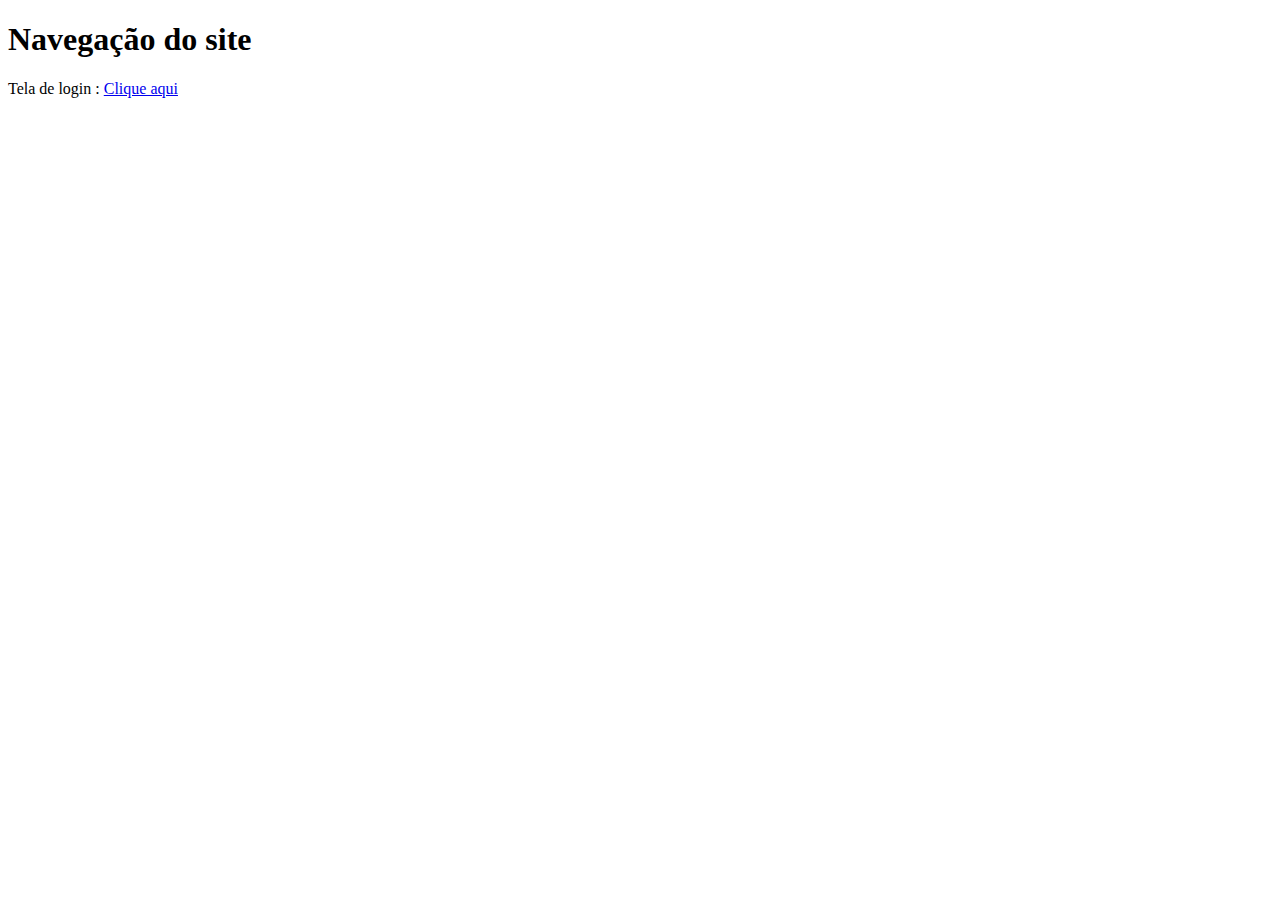
<file: index.html>
<!DOCTYPE html>
<html lang="pt-br">
<head>
    <meta charset="UTF-8">
    <meta name="viewport" content="width=device-width, initial-scale=1.0">
    <title>Navegar no site</title>
</head>
<body>
    <h1>Navegação do site</h1>
    <p>Tela de login : <a href="/login-screen/index.html">Clique aqui </a></p>
    
</body>
</html>
</file>
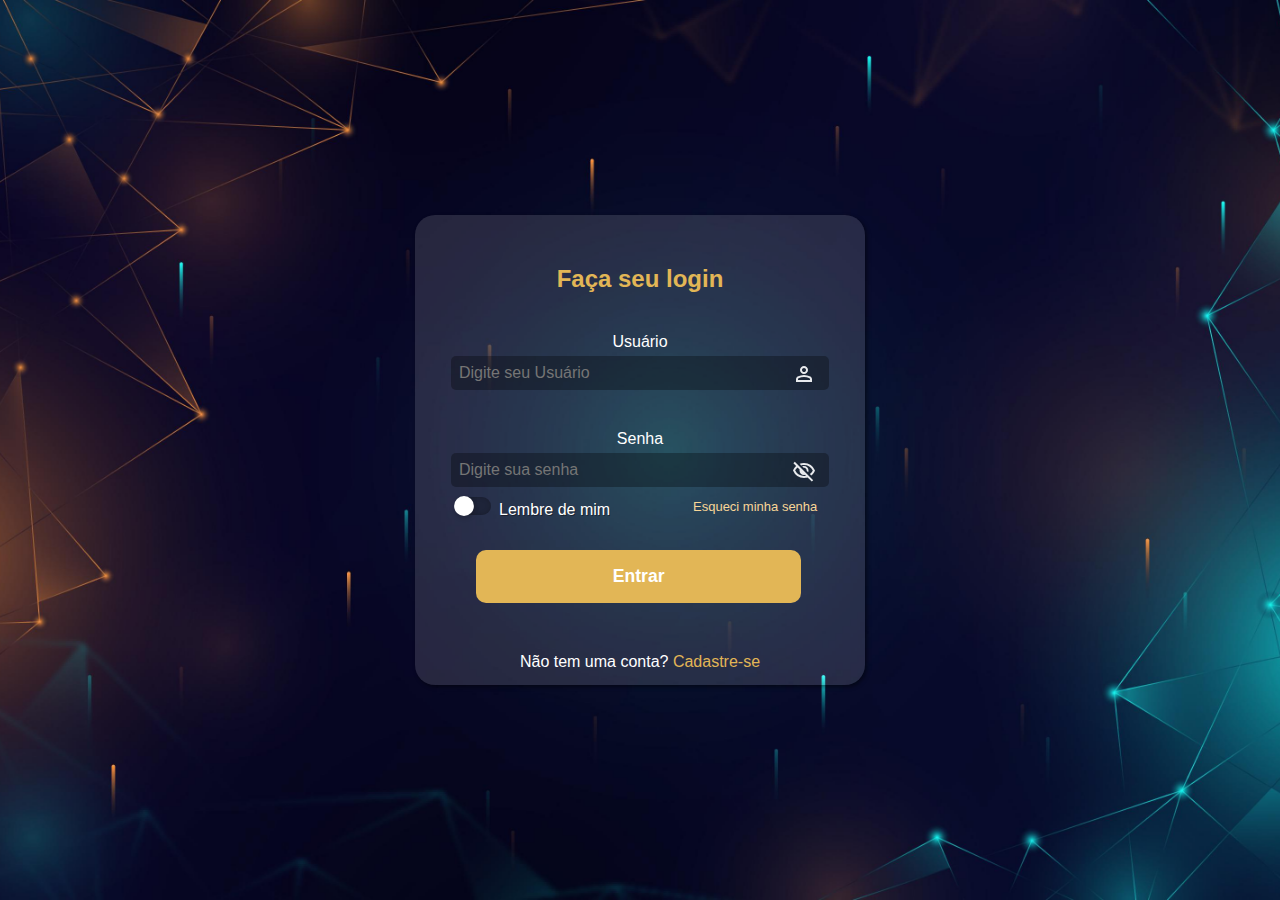
<file: login-screen/index.html>
<!DOCTYPE html>
<html lang="pt-br">
<head>
    <meta charset="UTF-8">
    <meta name="viewport" content="width=device-width, initial-scale=1.0">
    <link rel="stylesheet" href="styles/style.css">
    <link rel="stylesheet" href="styles/mediaquery.css">
    <link rel="shortcut icon" href="images/visibility_on.svg" type="image/x-icon">
    <title>Login screen</title>
</head>
<body>
    
     <main>
        <section id="loging">
            <div id="formulario">
            <h2 alt="Faça seu login abaixo">Faça seu login</h2>
            <form action="cadastro.js" method="post">
                <div name="campo" id="log">
                    <label for="isu">Usuário</label>
                    <input type="text" id="isu" name="se" required placeholder="Digite seu Usuário" maxlength="50" autocomplete="username" alt="Insira seu usuário">
                    <img src="images/user.svg" alt="Username icon" id="icon">
                </div>
                <div name="campo" id="log">
                    <label for="ise">Senha</label>
                    <input type="password" name="se" id="ise" required  minlength="8"  maxlength="30" placeholder="Digite sua senha" autocomplete="current-password">
                    <img src="images/visibility_off.svg" alt="Insira sua senha" onclick="eyeShow()" id="btn-pass">
                </div>
                <div class="remember-me">
                    <label><input type="checkbox" id="checkbox">Lembre de mim</label>
                </div>
                <div id="forget">
                <a href="#" id="forget" alt="Esqueci minha senha">Esqueci minha senha</a>
                </div>
                <input type="submit" value="Entrar" id="submit" alt="Entrar">
            </form>
            </div>
            <div id="cadastro">
            <p>Não tem uma conta? <a href="#">Cadastre-se</a></p>
            </div>
        </section>
        
     </main>
    

<script src="main.js"></script>

</body>
</html>
</file>
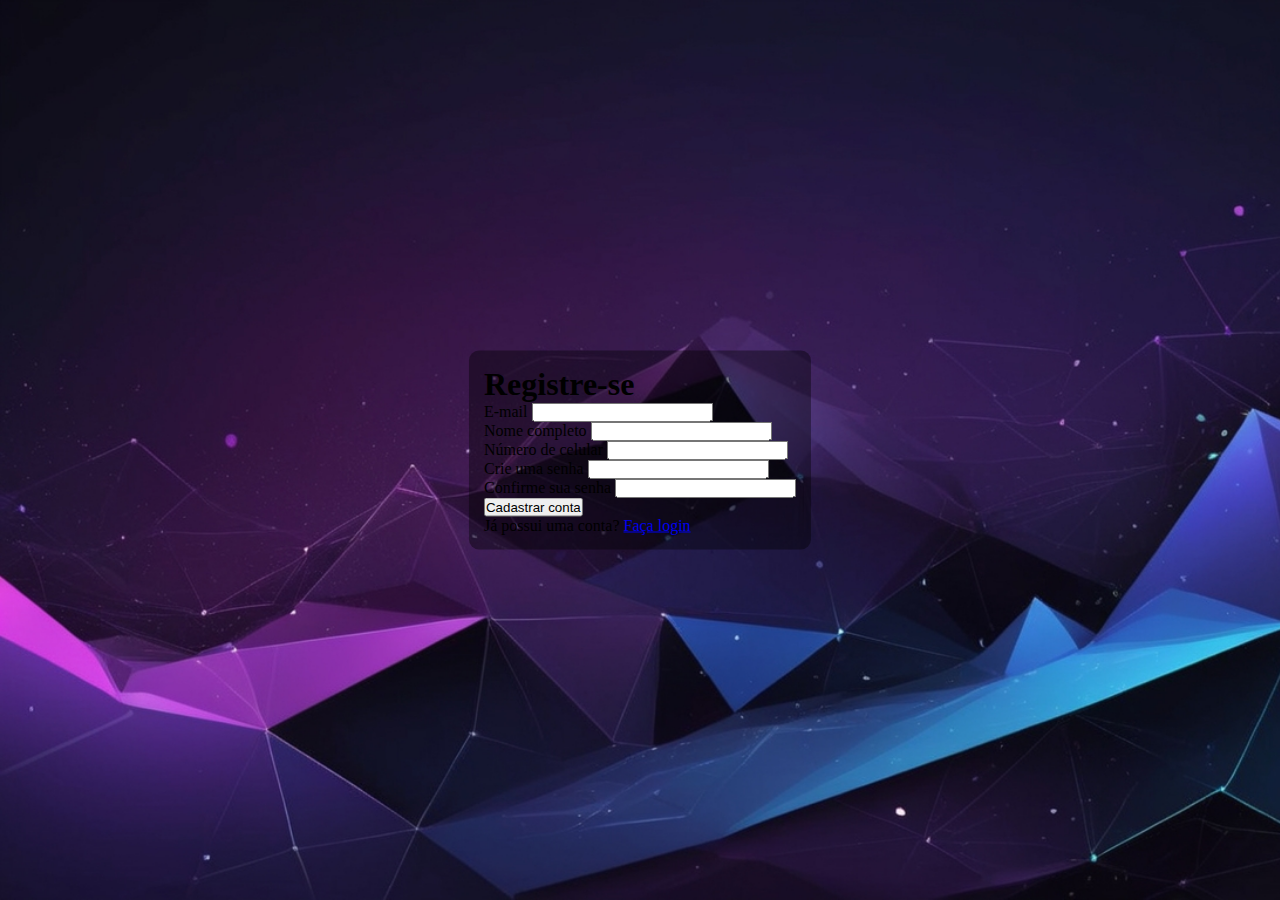
<file: register-screen/index.html>
<!DOCTYPE html>
<html lang="pt-br">
<head>
    <meta charset="UTF-8">
    <meta name="viewport" content="width=device-width, initial-scale=1.0">
    <link rel="stylesheet" href="styles/style.css">
    <link rel="shortcut icon" href="images/face_24dp_E8EAED_FILL0_wght400_GRAD0_opsz24.svg" type="image/x-icon">
    <title>Registre-se</title>
</head>
<body>
    <main>
        <section>
            <div class="formulario">
                <h1>Registre-se</h1>
                <form action="cadastro.js">
                    <div>
                        <label for="iemail">E-mail</label>
                        <input type="email" name="email" id="iemail">
                    </div>
                    <div>
                        <label for="inome">Nome completo</label>
                        <input type="text" name="nome" id="inome">
                    </div>
                    <div>
                        <label for="itel">Número de celular</label>
                        <input type="tel" name="tel" id="itel">
                    </div>
                    <div>
                        <label for="isenha">Crie uma senha</label>
                        <input type="password" name="senha" id="isenha">
                    </div>
                    <div>
                        <label for="iconfirme">Confirme sua senha</label>
                        <input type="text" name="confirme" id="iconfirme">
                    </div>
                    <div>
                        <input type="submit" value="Cadastrar conta">
                    </div>

                    <div>
                        <p>Já possui uma conta? <a href="https://gustavohenric.github.io/projeto-site-funcional/login-screen/index.html">Faça login</a></p>
                    </div>
                </form>
            </div>
        </section>
    </main>
    
</body>
</html>
</file>
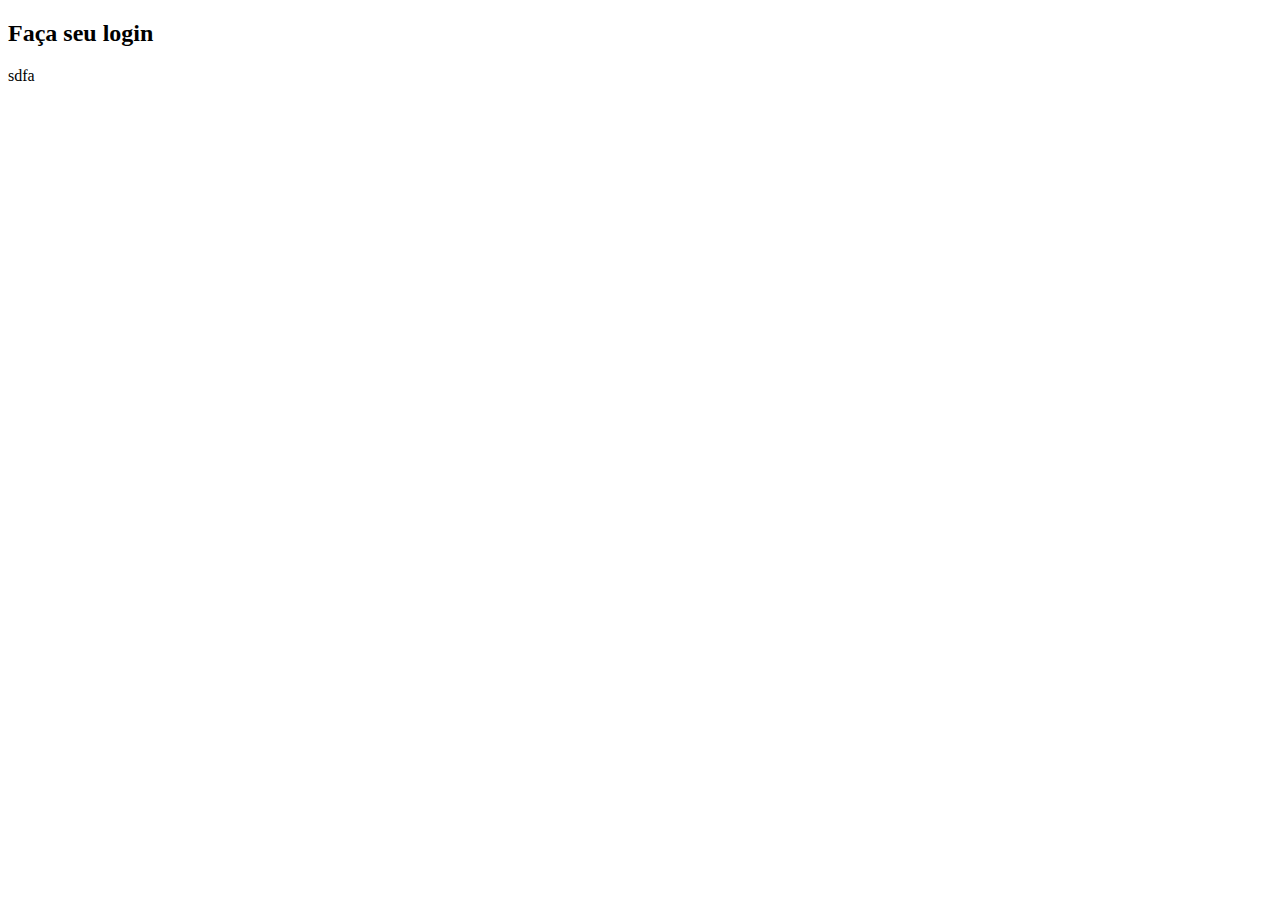
<file: Teste1/index.html>
<!DOCTYPE html>
<html lang="pt-br">
<head>
    <meta charset="UTF-8">
    <meta name="viewport" content="width=device-width, initial-scale=1.0">
    <link rel="stylesheet" href="styles/style.css">
    <title>Teste 1</title>
</head>
<body>
    
     <main>
        <h2>Faça seu login</h2>
        <p>sdfa</p>
        
     </main>
    
</body>
</html>
</file>
<file: login-screen/styles/style.css>
@charset "UTF-8";


* {
    padding: 0;
    margin: 0;
    font-family: Arial, Helvetica, sans-serif;
    box-sizing: border-box;
}


body, html{
   background-image: url(../images/5096160.jpg);
    height: 100vh;
    width: 100vw;
    background-size: cover;
    background-position: 9%;
}
main{
    position: relative;
    padding: 10px;
    height: 100vh;
    width: 100vw;
}

section#loging{
    box-shadow: 2px 2px 4px rgba(0, 0, 0, 0.459);
    background-color: rgba(255, 255, 255, 0.13);
    border-radius: 20px;
    overflow: hidden;
    position: absolute;
    margin: auto;
    width: 250px;
    height: 370px;
    top: 50%;
    left: 50%;
    color: white;

    transform: translate(-50%, -50%);
    transition: width 0.3s, height 0.6s;
}

section#loging > div#formulario{
    padding: 15px;
    display: block;
    
}

section#loging > div#formulario > h2 {
    text-align: center;
    color: rgb(226, 182, 86);
    margin-bottom: 30px;
}


section#loging > div#cadastro{
    padding: 15px;
    display: block;
    
    
}

div#log{
    
    margin-top: 10px;
    margin-bottom: 10px;
    text-align: center;
    position: relative;
}

div#log > input {
    margin-top: 5px;
    padding: 8px 40px 8px 8px;
    border: none;
    border-radius: 5px;
    color: white;
    width: 90%;
    background-color: rgba(0, 0, 0, 0.301);
    font-size: 1em;
    
}

div#log > img#icon {
    position: absolute;
    right: 8%;
    top: 50%;
}

div#log > img#btn-pass {
    position: absolute;
    cursor: pointer;
    right: 8%;
    top: 50%;
}

div.remember-me {
   display: none;
}

div#forget {
    margin-bottom: 10px;
    width: 57%;
    float: right;
    margin-right: 10px;
}
div#forget > a{
    text-decoration: none;
    color: rgb(248, 214, 151);
    font-size: small;

}

div#forget > a:hover{
    color: orange;
    text-decoration: underline;
}


form > input#submit{
    margin-top: 15px;
    position: relative;
    padding: 10px;
    width: 200px;
    left: 5%;
    border: none;
    background-color: rgb(226, 182, 86);
    color: white;
    font-size: 1em;
    border-radius: 5px;
    font-weight: 600;
}

form > input#submit:hover{
    background-color: rgb(206, 143, 7);
    cursor: pointer;
}

div#cadastro > p {
    text-align: center;
}

div#cadastro > p > a{
    color: rgb(226, 182, 86);
    text-decoration: none;
}

div#cadastro > p > a:hover{
    color: rgb(206, 143, 7);
    text-decoration:underline;
}
</file>
<file: login-screen/styles/mediaquery.css>
@charset "UTF-8";

/* Medium devices (landscape tablets, 768px and up) */
@media only screen and (min-width: 768px) {
    section#loging{
        width: 350px;
        height: 410px;
    }
    section#loging > div#formulario{
        padding-top: 40px;      
    }

    div#log{
    
        margin-top: 25px;
        margin-bottom: 10px;
    }

    div.remember-me {
        margin-left: 18px;
        display: inline-block;
        text-decoration: none;
        color: white;
        text-shadow: 1px 1px 0px rgba(8, 2, 2, 0.418);
        
        
    }
    div.remember-me > label {
        cursor: pointer;
    }

    div.remember-me > label > input{
        -webkit-appearance: none;
        background-color: rgba(0, 0, 0, 0.24);
        width: 28px;
        height: 14px;
        margin-right: 8px;
        border-radius: 10px;
        border: none;
        outline: none;
        box-shadow: inset 0 0 5px rgba(0, 0, 0, .2);
        transition: 0.5s;
        position: relative;
        cursor: pointer;
        
    }

    div.remember-me > label > input:checked{
        background-color: #68bbf3;
    }

    div.remember-me > label > input:before{
        content: '';
        position: absolute;
        width: 14px;
        height: 14px;
        border-radius: 20px;
        top: 0;
        left: 0;
        background: #fff;
        transform: scale(1.1);
        box-shadow: 0 2px 5px rgba(0, 0, 0, .2);
        transition: .5s;
    }

    div.remember-me > label > input:checked:before{
        left: 14px;
    }
    div#forget {
        width: 41%;
    }

    form > input#submit{
        margin-top: 15px;
        padding: 15px;
        width: 250px;
        left: 11%;
        font-size: 1.1em;
        border-radius: 10px;

    }
    
}

/* Large devices (laptops/desktops, 992px and up) */
@media only screen and (min-width: 992px) {

    section#loging{
        width: 450px;
        height: 470px;
    }
    section#loging > div#formulario{
        padding-top: 50px;      
    }

    div#log{
    
        margin-top: 40px;
        margin-bottom: 10px;
    }

    div.remember-me {
        margin-left: 25px;
        display: inline-block;
        text-decoration: none;
        color: white;
        text-shadow: 1px 1px 0px rgba(8, 2, 2, 0.418);
        
    }

    div.remember-me > label > input{
        -webkit-appearance: none;
        background-color: rgba(0, 0, 0, 0.24);
        width: 36px;
        height: 18px;
        margin-right: 8px;
        border-radius: 10px;
        border: none;
        outline: none;
        box-shadow: inset 0 0 5px rgba(0, 0, 0, .2);
        transition: 0.5s;
        position: relative;
        
    }

    div.remember-me > label > input:checked{
        background-color: #68bbf3;
    }

    div.remember-me > label > input:before{
        content: '';
        position: absolute;
        width: 18px;
        height: 18px;
        border-radius: 20px;
        top: 0;
        left: 0;
        background: #fff;
        transform: scale(1.1);
        box-shadow: 0 2px 5px rgba(0, 0, 0, .2);
        transition: .5s;
    }

    div.remember-me > label > input:checked:before{
        left: 18px;
    }

    div#forget {
        width: 35%;
    }

    form > input#submit{
        margin-top: 25px;
        margin-bottom: 20px;
        padding: 16px;
        width: 325px;
        left: 11%;
        font-size: 1.1em;
        border-radius: 10px;

    }
    
}

/* Extra large devices (large laptops and desktops, 1200px and up) */
@media only screen and (min-width: 1200px) {

}
</file>
<file: register-screen/styles/style.css>
@charset "UTF-8";

*{
    padding: 0;
    margin: 0;
}

body, html{
    width: 100vw;
    height: 100vh;
    background-image: url(../images/AlbedoBase_XL_make_a_gradient_technological_background_with_pu_3.jpg);
    background-size: cover;
}

section{
    position: absolute;
    left: 50%;
    top: 50%;
    background-color: rgba(0, 0, 0, 0.384);
    padding: 15px;
    border-radius: 10px;

    transform: translate(-50%, -50%);
}
</file>
<file: Teste1/styles/style.css>
@charset "UTF-8";
</file>
